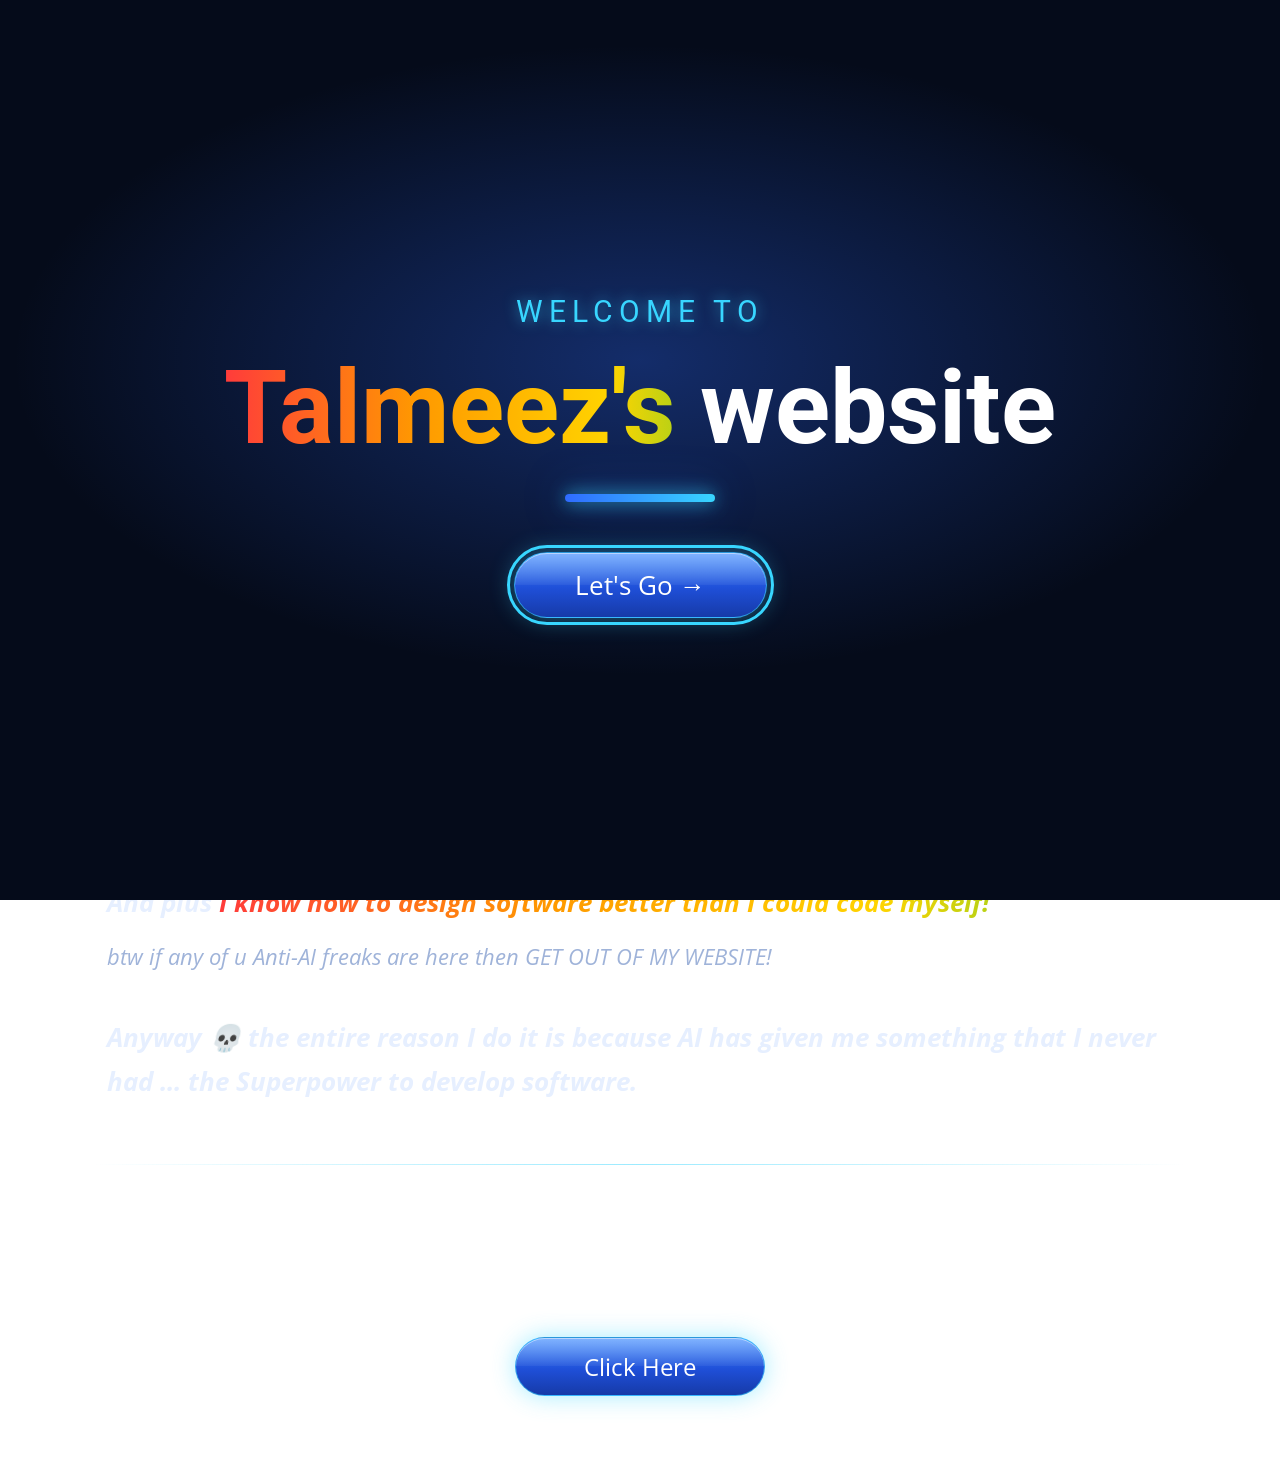
<file: index.html>
<!doctype html>
<html lang="en">
<head>
  <meta charset="utf-8">
  <meta name="viewport" content="width=device-width, initial-scale=1">
  <title>Talmeezs website</title>
  <link rel="preconnect" href="https://fonts.googleapis.com">
  <link href="https://fonts.googleapis.com/css2?family=Open+Sans:ital,wght@0,400;0,700;1,400;1,700&family=Roboto:wght@500;700&family=Noto+Nastaliq+Urdu:wght@500&display=swap" rel="stylesheet">
  <link rel="stylesheet" href="style.css?v=11">
</head>
<body>
  <div class="welcome" id="welcome" role="dialog" aria-label="Welcome">
    <div class="welcome-inner">
      <p class="welcome-kicker" id="welcome-kicker" lang="en">Welcome to</p>
      <h1 class="welcome-title glitch"><span class="welcome-name">Talmeez's</span> website</h1>
      <div class="bar"></div>
      <button class="button welcome-go" id="welcome-go" type="button">Let's Go →</button>
    </div>
  </div>

  <header class="site-header">
    <a class="site-title" href="index.html">Talmeezs website</a>
    <nav>
      <a class="active" href="index.html">Home</a>
      <span class="dot">·</span>
      <a href="projects.html">Projects</a>
      <span class="dot">·</span>
      <a href="anti-ai.html">How I feel about Anti-AI</a>
    </nav>
  </header>

  <div class="home-top">
    <h1 class="rainbow-type glitch" aria-label="I Vibe Code Things"><span class="typed" data-text="I Vibe Code Things" aria-hidden="true">I Vibe Code Things</span><span class="caret" aria-hidden="true"></span></h1>
    <div class="bar"></div>
    <p class="tagline">meaning I use <span class="rainbow">LLMS</span> to code</p>
  </div>

  <main>

    <hr>

    <section>
      <h2 class="glitch">Why Do I Vibecode?</h2>
      <p class="b">Well, I struggle to type manually and I never Really got around to it.</p>
      <p class="b">And plus <span class="rainbow">I know how to design software better than I could code myself!</span></p>
      <p class="small">btw if any of u Anti-AI freaks are here then GET OUT OF MY WEBSITE!</p>
      <p class="b" style="margin-top:40px">Anyway 💀 the entire reason I do it is because AI has given me something that I never had ... the Superpower to develop software.</p>
    </section>

    <hr>

    <section>
      <h3 class="glitch">Read More About me Here</h3>
      <div class="button-wrap">
        <a class="button" href="https://github.com/TerminalDev-1/Profile-README" target="_blank" rel="noopener">Click Here</a>
      </div>
    </section>
  </main>

  <script src="script.js?v=11"></script>
</body>
</html>
</file>
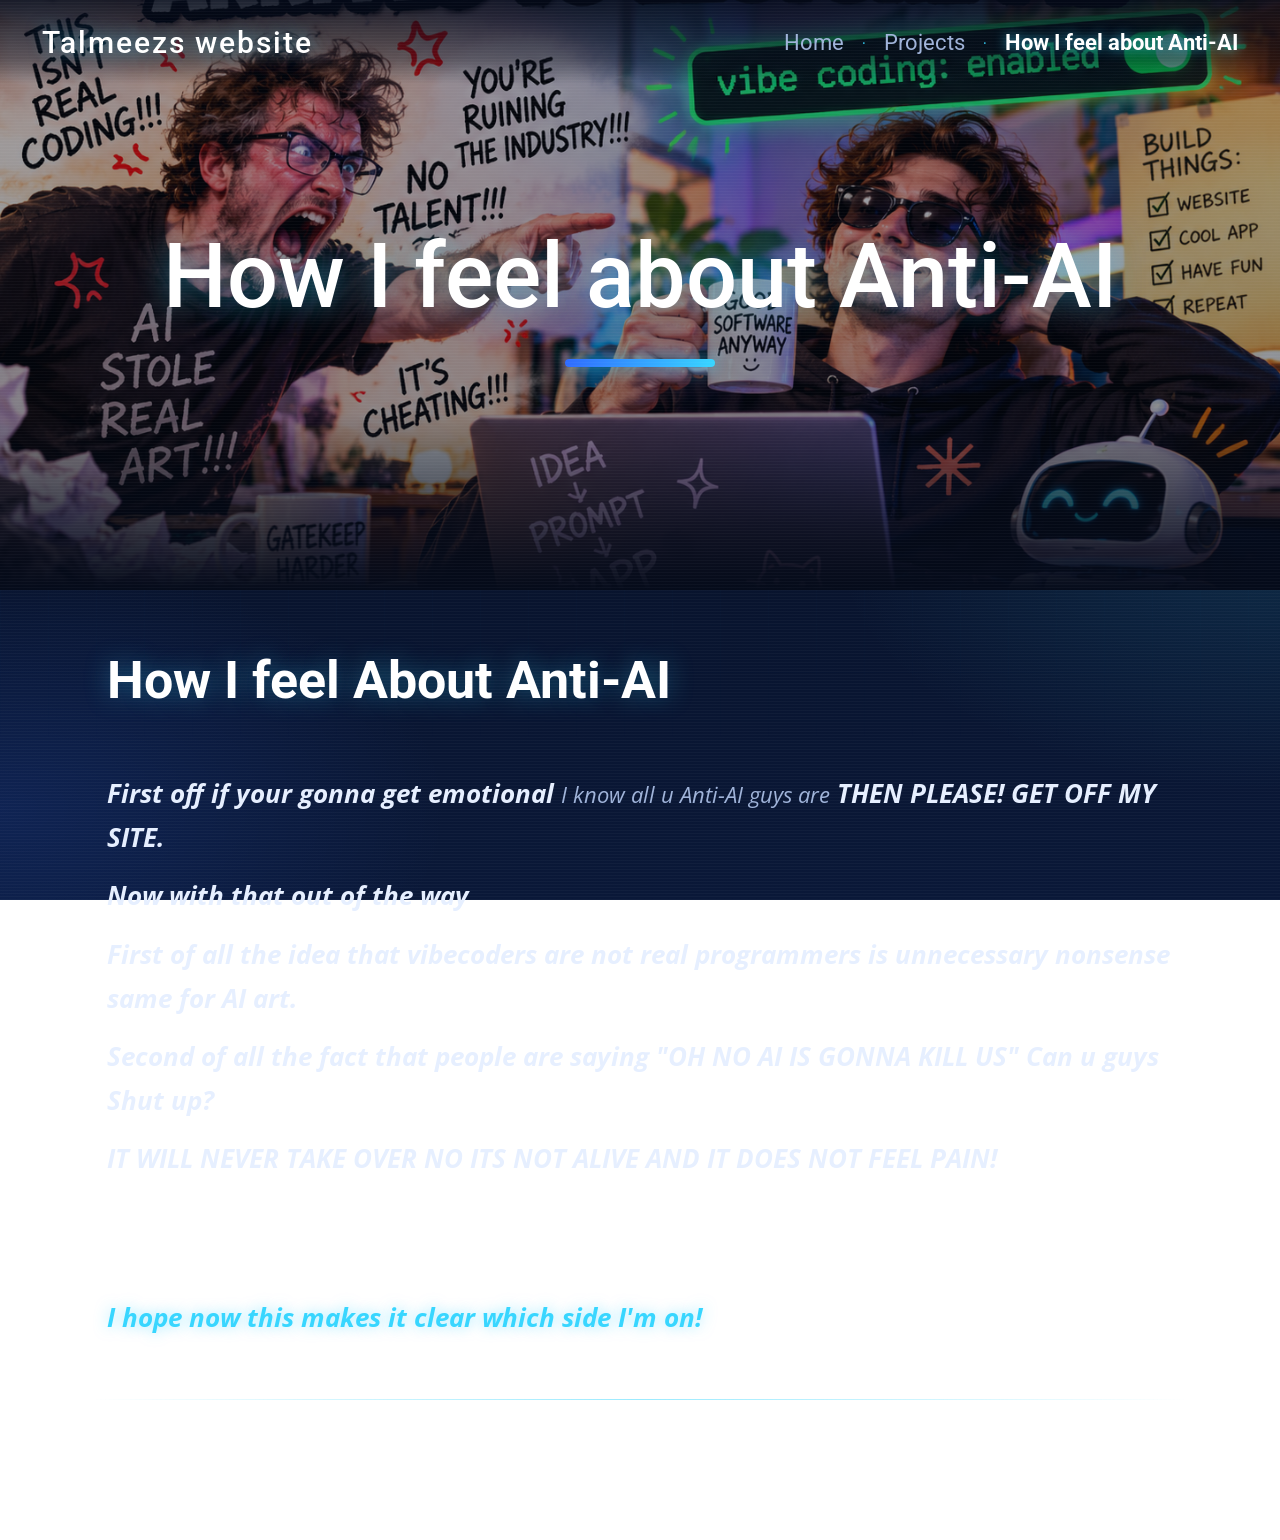
<file: anti-ai.html>
<!doctype html>
<html lang="en">
<head>
  <meta charset="utf-8">
  <meta name="viewport" content="width=device-width, initial-scale=1">
  <title>How I feel about Anti-AI - Talmeezs website</title>
  <link rel="preconnect" href="https://fonts.googleapis.com">
  <link href="https://fonts.googleapis.com/css2?family=Open+Sans:ital,wght@0,400;0,700;1,400;1,700&family=Roboto:wght@500;700&display=swap" rel="stylesheet">
  <link rel="stylesheet" href="style.css?v=11">
</head>
<body>
  <header class="site-header">
    <a class="site-title" href="index.html">Talmeezs website</a>
    <nav>
      <a href="index.html">Home</a>
      <span class="dot">·</span>
      <a href="projects.html">Projects</a>
      <span class="dot">·</span>
      <a class="active" href="anti-ai.html">How I feel about Anti-AI</a>
    </nav>
  </header>

  <div class="hero hero-anti">
    <h1 class="glitch">How I feel about Anti-AI</h1>
    <div class="bar"></div>
  </div>

  <main>
    <section>
      <h2 class="glitch">How I feel About Anti-AI</h2>
      <p class="b">First off if your gonna get emotional <span class="small">I know all u Anti-AI guys are</span> THEN PLEASE! GET OFF MY SITE.</p>
      <p class="b">Now with that out of the way</p>
      <p class="b">First of all the idea that vibecoders are not real programmers is unnecessary nonsense same for AI art.</p>
      <p class="b">Second of all the fact that people are saying "OH NO AI IS GONNA KILL US" Can u guys Shut up?</p>
      <p class="b">IT WILL NEVER TAKE OVER NO ITS NOT ALIVE AND IT DOES NOT FEEL PAIN!</p>
      <div class="spacer"></div>
      <p class="blue">I hope now this makes it clear which side I'm on!</p>
    </section>
    <hr>
  </main>

  <script src="script.js?v=11"></script>
</body>
</html>
</file>
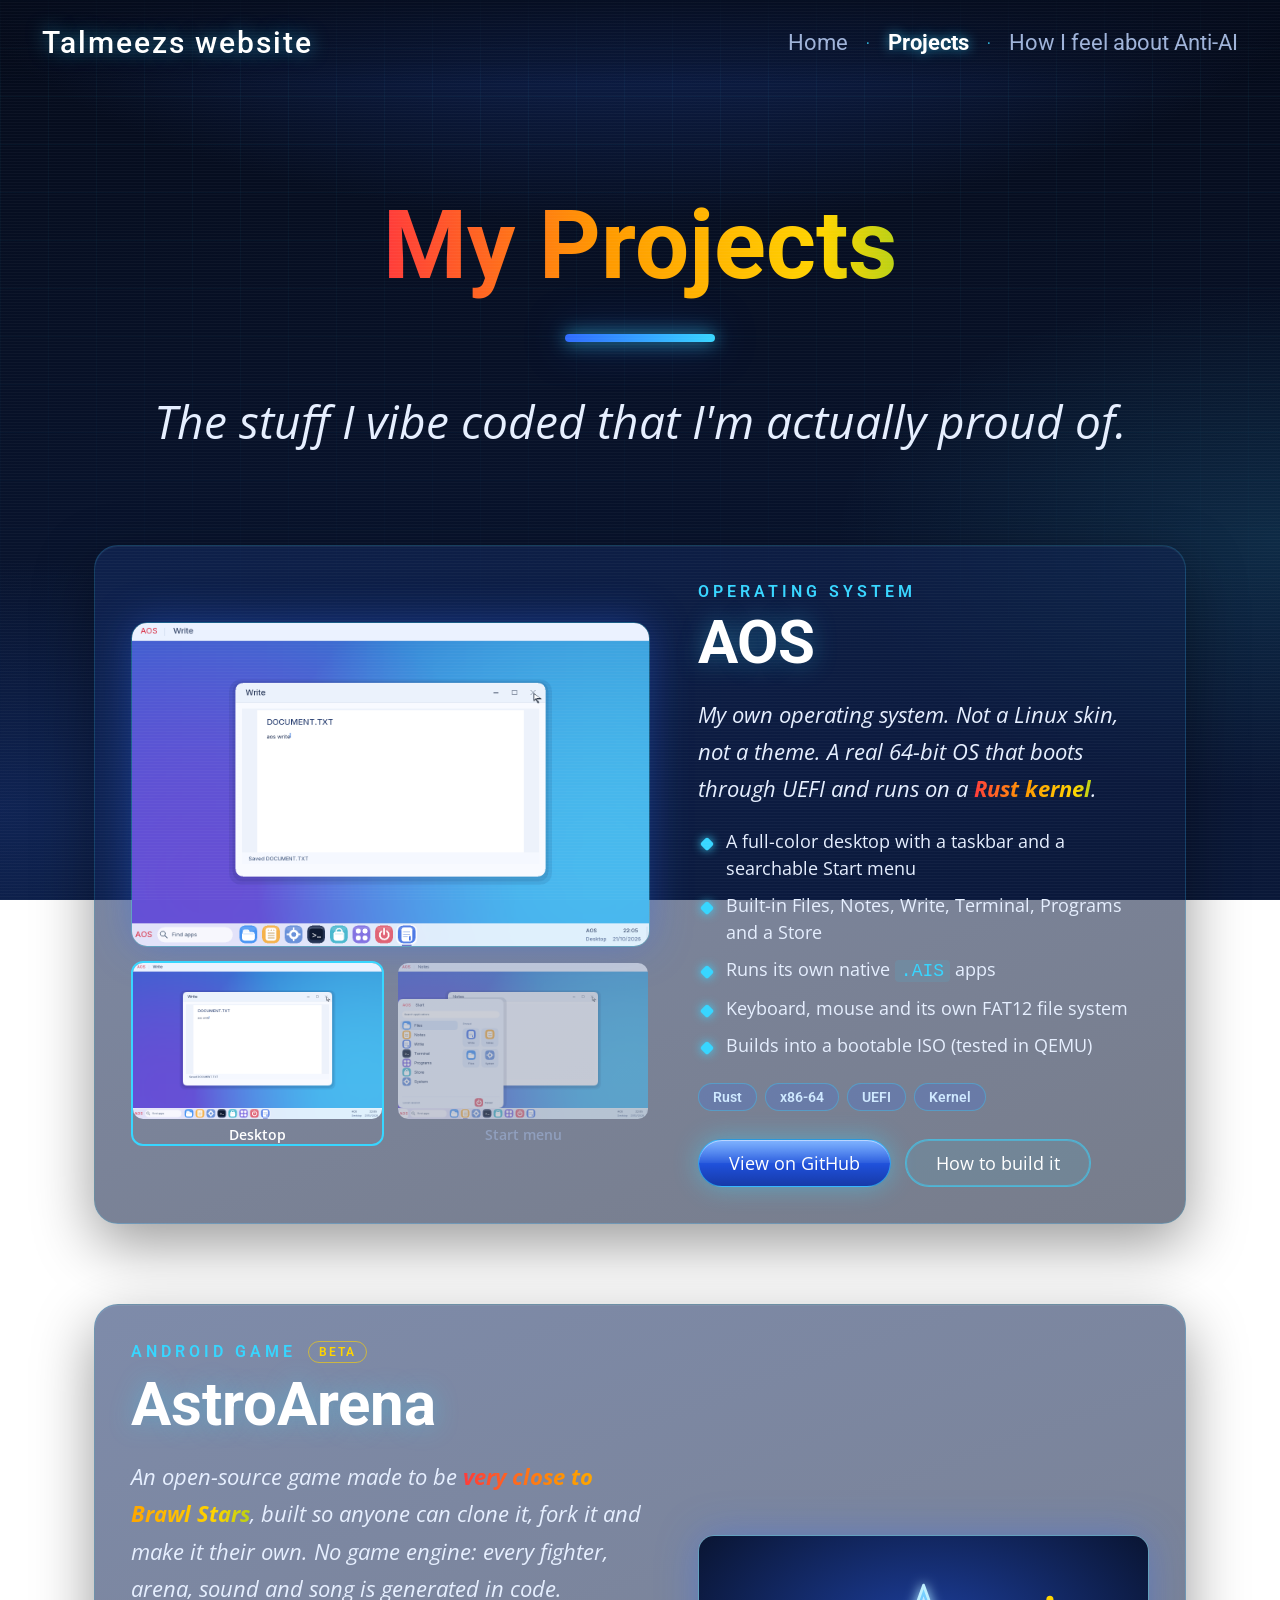
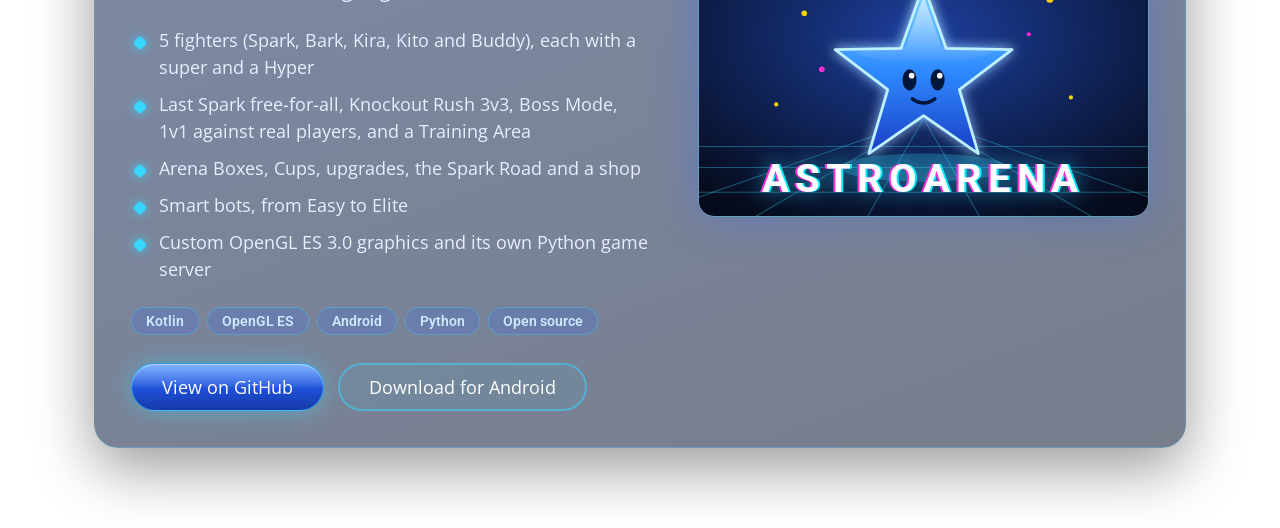
<file: projects.html>
<!doctype html>
<html lang="en">
<head>
  <meta charset="utf-8">
  <meta name="viewport" content="width=device-width, initial-scale=1">
  <title>Projects - Talmeezs website</title>
  <link rel="preconnect" href="https://fonts.googleapis.com">
  <link href="https://fonts.googleapis.com/css2?family=Open+Sans:ital,wght@0,400;0,700;1,400;1,700&family=Roboto:wght@500;700&display=swap" rel="stylesheet">
  <link rel="stylesheet" href="style.css?v=11">
</head>
<body>
  <header class="site-header">
    <a class="site-title" href="index.html">Talmeezs website</a>
    <nav>
      <a href="index.html">Home</a>
      <span class="dot">·</span>
      <a class="active" href="projects.html">Projects</a>
      <span class="dot">·</span>
      <a href="anti-ai.html">How I feel about Anti-AI</a>
    </nav>
  </header>

  <div class="home-top">
    <h1 class="rainbow-title glitch">My Projects</h1>
    <div class="bar"></div>
    <p class="tagline">The stuff I vibe coded that I'm actually proud of.</p>
  </div>

  <main class="projects">

    <!-- AOS -->
    <article class="project">
      <div class="project-media gallery">
        <a class="gallery-main" href="images/projects/aos-desktop.png" target="_blank" rel="noopener">
          <img src="images/projects/aos-desktop.png" alt="The AOS desktop with the Write app open, a taskbar and a Find apps search box" width="1280" height="800">
        </a>
        <div class="gallery-thumbs">
          <button type="button" class="thumb is-active" data-src="images/projects/aos-desktop.png" data-alt="The AOS desktop with the Write app open, a taskbar and a Find apps search box">
            <img src="images/projects/aos-desktop.png" alt="" width="1280" height="800">
            <span>Desktop</span>
          </button>
          <button type="button" class="thumb" data-src="images/projects/aos-start-menu.png" data-alt="The AOS Start menu with search and pinned apps">
            <img src="images/projects/aos-start-menu.png" alt="" width="1280" height="800">
            <span>Start menu</span>
          </button>
        </div>
      </div>

      <div class="project-info">
        <p class="project-kicker">Operating system</p>
        <h2 class="glitch">AOS</h2>
        <p class="project-blurb">My own operating system. Not a Linux skin, not a theme. A real 64-bit OS that boots through UEFI and runs on a <span class="rainbow">Rust kernel</span>.</p>
        <ul class="features">
          <li>A full-color desktop with a taskbar and a searchable Start menu</li>
          <li>Built-in Files, Notes, Write, Terminal, Programs and a Store</li>
          <li>Runs its own native <code>.AIS</code> apps</li>
          <li>Keyboard, mouse and its own FAT12 file system</li>
          <li>Builds into a bootable ISO (tested in QEMU)</li>
        </ul>
        <ul class="tags" aria-label="Built with">
          <li>Rust</li><li>x86-64</li><li>UEFI</li><li>Kernel</li>
        </ul>
        <div class="project-buttons">
          <a class="button" href="https://github.com/TerminalDev-1/AOS" target="_blank" rel="noopener">View on GitHub</a>
          <a class="button button-ghost" href="https://github.com/TerminalDev-1/AOS/blob/HEAD/BUILDING.md" target="_blank" rel="noopener">How to build it</a>
        </div>
      </div>
    </article>

    <!-- AstroArena -->
    <article class="project project-flip">
      <div class="project-media">
        <div class="astro-art" role="img" aria-label="AstroArena artwork: Spark, a glossy blue star, over a glowing arena grid">
          <svg viewBox="0 0 640 400" xmlns="http://www.w3.org/2000/svg" aria-hidden="true">
            <defs>
              <radialGradient id="aa-sky" cx="50%" cy="35%" r="75%">
                <stop offset="0" stop-color="#1d3f9e"/>
                <stop offset="1" stop-color="#050b1a"/>
              </radialGradient>
              <linearGradient id="aa-star" x1="0" y1="0" x2="0" y2="1">
                <stop offset="0" stop-color="#7fd8ff"/>
                <stop offset="0.5" stop-color="#2f8bff"/>
                <stop offset="1" stop-color="#1a3fc4"/>
              </linearGradient>
              <linearGradient id="aa-gloss" x1="0" y1="0" x2="0" y2="1">
                <stop offset="0" stop-color="#fff" stop-opacity="0.85"/>
                <stop offset="1" stop-color="#fff" stop-opacity="0"/>
              </linearGradient>
              <filter id="aa-glow" x="-50%" y="-50%" width="200%" height="200%">
                <feGaussianBlur stdDeviation="8" result="b"/>
                <feMerge><feMergeNode in="b"/><feMergeNode in="SourceGraphic"/></feMerge>
              </filter>
            </defs>
            <rect width="640" height="400" fill="url(#aa-sky)"/>
            <!-- arena floor grid in perspective -->
            <g stroke="#38d6ff" stroke-opacity="0.35" stroke-width="1.5" fill="none">
              <path d="M0 300 H640 M0 330 H640 M0 365 H640 M0 400 H640"/>
              <path d="M320 260 L-80 400 M320 260 L80 400 M320 260 L240 400 M320 260 L400 400 M320 260 L560 400 M320 260 L720 400"/>
            </g>
            <ellipse cx="320" cy="330" rx="120" ry="20" fill="#38d6ff" opacity="0.25"/>
            <!-- Spark: a glossy blue star -->
            <g class="astro-star" filter="url(#aa-glow)">
              <path d="M320 70 L352 160 L446 162 L371 219 L398 310 L320 256 L242 310 L269 219 L194 162 L288 160 Z"
                    fill="url(#aa-star)" stroke="#bff0ff" stroke-width="4" stroke-linejoin="round"/>
              <path d="M320 86 L346 158 L420 166 L360 184 Q320 172 280 184 L220 166 L294 158 Z" fill="url(#aa-gloss)" opacity="0.7"/>
              <ellipse cx="300" cy="205" rx="10" ry="15" fill="#06123a"/>
              <ellipse cx="340" cy="205" rx="10" ry="15" fill="#06123a"/>
              <circle cx="303" cy="199" r="4" fill="#fff"/>
              <circle cx="343" cy="199" r="4" fill="#fff"/>
              <path d="M304 232 Q320 244 336 232" stroke="#06123a" stroke-width="5" fill="none" stroke-linecap="round"/>
            </g>
            <!-- sparks -->
            <g fill="#ffd400">
              <circle cx="150" cy="110" r="4"/><circle cx="500" cy="90" r="5"/><circle cx="530" cy="230" r="3"/><circle cx="110" cy="240" r="3"/>
            </g>
            <g fill="#ff2bd6"><circle cx="470" cy="140" r="3"/><circle cx="175" cy="190" r="4"/></g>
          </svg>
          <span class="astro-art-label">ASTROARENA</span>
        </div>
      </div>

      <div class="project-info">
        <p class="project-kicker">Android game <span class="badge">Beta</span></p>
        <h2 class="glitch">AstroArena</h2>
        <p class="project-blurb">An open-source game made to be <span class="rainbow">very close to Brawl Stars</span>, built so anyone can clone it, fork it and make it their own. No game engine: every fighter, arena, sound and song is generated in code.</p>
        <ul class="features">
          <li>5 fighters (Spark, Bark, Kira, Kito and Buddy), each with a super and a Hyper</li>
          <li>Last Spark free-for-all, Knockout Rush 3v3, Boss Mode, 1v1 against real players, and a Training Area</li>
          <li>Arena Boxes, Cups, upgrades, the Spark Road and a shop</li>
          <li>Smart bots, from Easy to Elite</li>
          <li>Custom OpenGL ES 3.0 graphics and its own Python game server</li>
        </ul>
        <ul class="tags" aria-label="Built with">
          <li>Kotlin</li><li>OpenGL ES</li><li>Android</li><li>Python</li><li>Open source</li>
        </ul>
        <div class="project-buttons">
          <a class="button" href="https://github.com/TerminalDev-1/AstroArena" target="_blank" rel="noopener">View on GitHub</a>
          <a class="button button-ghost" href="https://github.com/TerminalDev-1/AstroArena/releases" target="_blank" rel="noopener">Download for Android</a>
        </div>
      </div>
    </article>

  </main>

  <script src="script.js?v=11"></script>
</body>
</html>
</file>
<file: style.css>
* { box-sizing: border-box; margin: 0; padding: 0; }

/* Dark glossy cyber-blue theme */
:root {
  --bg: #050b1a;
  --bg-2: #0a1838;
  --text: #e6efff;
  --muted: #9fb3d9;
  --accent: #38d6ff;
  --accent-2: #2f6bff;
  --line: rgba(56, 214, 255, 0.18);
  --glass: rgba(10, 24, 56, 0.55);
  --rainbow: linear-gradient(90deg, #ff3b3b, #ff9900, #ffd400, #2ecc40, #1e90ff, #8a2be2, #ff3bd4, #ff3b3b);
}

html { scroll-behavior: smooth; }

body {
  min-height: 100vh;
  color: var(--text);
  font-family: "Open Sans", sans-serif;
  background:
    radial-gradient(ellipse 80% 50% at 50% -10%, rgba(47, 107, 255, 0.35), transparent 70%),
    radial-gradient(ellipse 50% 40% at 100% 60%, rgba(56, 214, 255, 0.12), transparent 70%),
    radial-gradient(ellipse 50% 40% at 0% 90%, rgba(47, 107, 255, 0.15), transparent 70%),
    linear-gradient(180deg, var(--bg) 0%, var(--bg-2) 100%);
  background-attachment: fixed;
}

/* Faint cyber grid over the whole page */
body::before {
  content: "";
  position: fixed;
  inset: 0;
  z-index: -1;
  pointer-events: none;
  background-image:
    linear-gradient(rgba(56, 214, 255, 0.05) 1px, transparent 1px),
    linear-gradient(90deg, rgba(56, 214, 255, 0.05) 1px, transparent 1px);
  background-size: 48px 48px;
  mask-image: linear-gradient(180deg, #000 0%, transparent 85%);
  -webkit-mask-image: linear-gradient(180deg, #000 0%, transparent 85%);
}

/* Header */
.site-header {
  position: fixed;
  top: 0; left: 0; right: 0;
  z-index: 10;
  display: flex;
  align-items: center;
  justify-content: space-between;
  padding: 0 42px;
  height: 84px;
  /* soft dark fade so the header stays readable over busy hero images */
  background: linear-gradient(180deg, rgba(5, 11, 26, 0.85) 0%, rgba(5, 11, 26, 0.4) 70%, transparent 100%);
  transition: background 0.25s, box-shadow 0.25s;
}
.site-header.scrolled {
  background: var(--glass);
  backdrop-filter: blur(14px);
  -webkit-backdrop-filter: blur(14px);
  box-shadow: 0 1px 0 var(--line), 0 8px 30px rgba(0, 0, 0, 0.35);
}
.site-title {
  font-family: "Roboto", sans-serif;
  font-size: 30px;
  font-weight: 500;
  letter-spacing: 2px;
  color: #fff;
  text-decoration: none;
  text-shadow: 0 0 18px rgba(56, 214, 255, 0.55);
}

nav { display: flex; align-items: center; gap: 18px; }
nav a {
  font-family: "Roboto", sans-serif;
  font-size: 22px;
  color: var(--muted);
  text-decoration: none;
  transition: color 0.2s, text-shadow 0.2s;
}
nav a:hover { color: #fff; }
nav a.active { font-weight: 700; color: #fff; text-shadow: 0 0 12px rgba(56, 214, 255, 0.7); }
nav .dot { color: var(--accent); font-size: 14px; }

/* Glowing accent bar */
.bar {
  width: 150px;
  height: 8px;
  border-radius: 8px;
  background: linear-gradient(90deg, var(--accent-2), var(--accent));
  box-shadow: 0 0 18px rgba(56, 214, 255, 0.8), 0 0 40px rgba(47, 107, 255, 0.5);
}

/* Hero (Anti-AI page) */
.hero {
  height: 590px;
  display: flex;
  flex-direction: column;
  align-items: center;
  justify-content: center;
  background-size: cover;
  background-position: center;
  position: relative;
  text-align: center;
  padding: 0 16px;
}
.hero::before {
  content: "";
  position: absolute; inset: 0;
  background: linear-gradient(180deg, rgba(5, 11, 26, 0.35) 0%, rgba(5, 11, 26, 0.45) 70%, var(--bg) 100%);
}
.hero h1 {
  position: relative;
  font-family: "Roboto", sans-serif;
  font-weight: 500;
  font-size: clamp(44px, 7vw, 92px);
  color: #fff;
  text-shadow: 0 0 30px rgba(56, 214, 255, 0.5);
}
.hero .bar { position: relative; margin-top: 30px; }
.hero-anti { background-image: url("images/anti-ai-hero.png"); }

/* Home top: "I Vibe Code Things" */
.home-top {
  display: flex;
  flex-direction: column;
  align-items: center;
  text-align: center;
  padding: 190px 16px 40px;
}
.home-top .bar { margin: 34px 0 40px; }

.rainbow-type {
  font-family: "Roboto", sans-serif;
  font-weight: 700;
  font-size: clamp(28px, 8.5vw, 96px);
  line-height: 1.15;
  min-height: 1.2em;
}
.rainbow-type .typed,
.rainbow {
  background: var(--rainbow);
  background-size: 300% 100%;
  -webkit-background-clip: text;
  background-clip: text;
  color: transparent;
  animation: shimmer 4s linear infinite;
}
.rainbow-type .caret {
  display: inline-block;
  width: 5px;
  height: 0.9em;
  margin-left: 8px;
  vertical-align: -0.08em;
  background: var(--accent);
  box-shadow: 0 0 12px var(--accent);
  animation: blink 0.8s steps(1) infinite;
}
.tagline {
  font-size: clamp(26px, 3.6vw, 46px);
  font-style: italic;
  color: var(--text);
}
.tagline .rainbow { font-weight: 800; font-style: normal; }

@keyframes shimmer { to { background-position: 300% 0; } }
@keyframes blink { 50% { opacity: 0; } }

/* Content */
main {
  max-width: 1730px;
  margin: 0 auto;
  padding: 60px 94px 80px;
}
section { padding: 0 13px; }
hr {
  border: none;
  height: 1px;
  background: linear-gradient(90deg, transparent, var(--accent), transparent);
  opacity: 0.5;
  margin: 60px 0;
}

h2 {
  font-family: "Roboto", sans-serif;
  font-weight: 700;
  font-size: 52px;
  margin-bottom: 60px;
  color: #fff;
  text-shadow: 0 0 24px rgba(56, 214, 255, 0.35);
}
h3 {
  font-family: "Roboto", sans-serif;
  font-weight: 700;
  font-size: 36px;
  margin-bottom: 70px;
  color: #fff;
}
p {
  font-style: italic;
  font-size: 26px;
  line-height: 1.7;
  margin-bottom: 14px;
}
.b { font-weight: 700; }
.small { font-size: 22px; font-weight: 400; color: var(--muted); }
.orange { color: #ffa63d; font-weight: 700; text-shadow: 0 0 14px rgba(255, 153, 0, 0.35); }
.blue { color: var(--accent); font-weight: 700; text-shadow: 0 0 14px rgba(56, 214, 255, 0.5); }

.spacer { height: 100px; }

/* Glossy buttons */
.button-wrap { text-align: center; }
.button {
  position: relative;
  display: inline-block;
  overflow: hidden;
  color: #fff;
  text-decoration: none;
  font-size: 24px;
  padding: 12px 68px;
  border-radius: 999px;
  border: 1px solid rgba(56, 214, 255, 0.6);
  background: linear-gradient(180deg, #3d8bff 0%, #1f4fd8 55%, #163aa8 100%);
  box-shadow: 0 0 24px rgba(56, 214, 255, 0.45), inset 0 1px 0 rgba(255, 255, 255, 0.45);
  transition: transform 0.2s, box-shadow 0.2s;
}
.button::after {
  /* glossy shine on the top half */
  content: "";
  position: absolute;
  left: 0; right: 0; top: 0;
  height: 50%;
  background: linear-gradient(180deg, rgba(255, 255, 255, 0.35), rgba(255, 255, 255, 0.05));
  pointer-events: none;
}
.button:hover {
  transform: translateY(-2px);
  box-shadow: 0 0 36px rgba(56, 214, 255, 0.75), inset 0 1px 0 rgba(255, 255, 255, 0.5);
}

/* ---------- Projects page ---------- */
.rainbow-title {
  font-family: "Roboto", sans-serif;
  font-weight: 700;
  font-size: clamp(40px, 8vw, 96px);
  line-height: 1.15;
  background: var(--rainbow);
  background-size: 300% 100%;
  -webkit-background-clip: text;
  background-clip: text;
  color: transparent;
  animation: shimmer 4s linear infinite;
}
.projects { display: flex; flex-direction: column; gap: 80px; padding-top: 30px; }
.project {
  display: grid;
  grid-template-columns: 1.15fr 1fr;
  gap: 48px;
  align-items: center;
  padding: 36px;
  border-radius: 24px;
  border: 1px solid var(--line);
  background: linear-gradient(160deg, rgba(20, 44, 100, 0.55), rgba(8, 18, 44, 0.55));
  box-shadow: 0 20px 60px rgba(0, 0, 0, 0.4), inset 0 1px 0 rgba(255, 255, 255, 0.06);
}
.project-flip .project-media { order: 2; }
.project-media img,
.astro-art {
  display: block;
  width: 100%;
  height: auto;
  border-radius: 16px;
  border: 1px solid rgba(56, 214, 255, 0.35);
  box-shadow: 0 0 40px rgba(47, 107, 255, 0.35);
}
.gallery-main { display: block; }
.gallery-thumbs { display: flex; gap: 12px; margin-top: 14px; }
.thumb {
  flex: 1;
  padding: 0;
  border: 2px solid transparent;
  border-radius: 12px;
  background: none;
  cursor: pointer;
  color: var(--muted);
  font: 600 14px "Open Sans", sans-serif;
  text-align: center;
  opacity: 0.6;
  transition: opacity 0.2s, border-color 0.2s;
}
.thumb img { border-radius: 10px; box-shadow: none; border: none; margin-bottom: 6px; }
.thumb:hover { opacity: 0.9; }
.thumb.is-active { opacity: 1; border-color: var(--accent); color: #fff; }
.thumb:focus-visible { outline: 3px solid var(--accent); outline-offset: 3px; }

.astro-art { position: relative; overflow: hidden; }
.astro-art svg { display: block; width: 100%; height: auto; }
.astro-star { transform-origin: 320px 200px; animation: bob 3s ease-in-out infinite; }
@keyframes bob { 50% { transform: translateY(-10px) rotate(-4deg); } }
.astro-art-label {
  position: absolute;
  left: 0; right: 0; bottom: 14px;
  text-align: center;
  font: 700 clamp(22px, 3.4vw, 40px) "Roboto", sans-serif;
  letter-spacing: 6px;
  color: #fff;
  text-shadow: -2px 0 #ff2bd6, 2px 0 #00f0ff, 0 0 20px rgba(56, 214, 255, 0.8);
}

.project-kicker {
  display: flex;
  align-items: center;
  gap: 12px;
  font: normal 600 16px "Roboto", sans-serif;
  letter-spacing: 4px;
  text-transform: uppercase;
  color: var(--accent);
  margin-bottom: 6px;
}
.badge {
  font-size: 12px;
  letter-spacing: 2px;
  padding: 3px 10px;
  border-radius: 999px;
  color: #ffd400;
  border: 1px solid rgba(255, 212, 0, 0.6);
}
.project h2 { margin-bottom: 18px; font-size: clamp(36px, 5vw, 60px); }
.project-blurb { font-size: 22px; margin-bottom: 20px; }
.project-blurb .rainbow { font-weight: 700; }
.features { list-style: none; margin-bottom: 24px; }
.features li {
  position: relative;
  padding-left: 28px;
  margin-bottom: 10px;
  font-size: 18px;
  line-height: 1.5;
  color: var(--text);
}
.features li::before {
  content: "";
  position: absolute;
  left: 4px; top: 0.6em;
  width: 10px; height: 10px;
  border-radius: 2px;
  transform: rotate(45deg);
  background: var(--accent);
  box-shadow: 0 0 10px var(--accent);
}
.features code {
  font-family: Consolas, "Courier New", monospace;
  color: var(--accent);
  background: rgba(56, 214, 255, 0.1);
  padding: 1px 6px;
  border-radius: 4px;
}
.tags { list-style: none; display: flex; flex-wrap: wrap; gap: 8px; margin-bottom: 28px; }
.tags li {
  font: 600 14px "Roboto", sans-serif;
  padding: 5px 14px;
  border-radius: 999px;
  color: #cfe9ff;
  background: rgba(47, 107, 255, 0.2);
  border: 1px solid rgba(56, 214, 255, 0.35);
}
.project-buttons { display: flex; flex-wrap: wrap; gap: 14px; }
.project-buttons .button { font-size: 18px; padding: 11px 30px; }
.button-ghost {
  background: rgba(56, 214, 255, 0.08);
  box-shadow: inset 0 0 0 1px rgba(56, 214, 255, 0.5);
}
.button-ghost::after { display: none; }

@media (max-width: 1024px) {
  .project { grid-template-columns: 1fr; gap: 28px; padding: 24px; }
  .project-flip .project-media { order: 0; }
}
@media (max-width: 600px) {
  .projects { gap: 40px; }
  .project { padding: 16px; border-radius: 18px; }
  .project-blurb { font-size: 18px; }
  .features li { font-size: 16px; }
  .project-buttons .button { flex: 1 1 100%; text-align: center; }
  .project-kicker { font-size: 14px; letter-spacing: 3px; }
}
@media (prefers-reduced-motion: reduce) {
  .rainbow-title, .astro-star { animation: none; }
}

/* ---------- Glitch effects ---------- */

/* Faint CRT scanlines over everything */
body::after {
  content: "";
  position: fixed;
  inset: 0;
  z-index: 60;
  pointer-events: none;
  background: repeating-linear-gradient(0deg, rgba(255, 255, 255, 0.03) 0 1px, transparent 1px 3px);
}

/* Headings: every few seconds, cyan/magenta copies split and jitter */
.glitch { position: relative; }
.glitch::before,
.glitch::after {
  content: attr(data-glitch);
  content: attr(data-glitch) / "";
  position: absolute;
  top: 0; left: 0;
  width: 100%;
  height: 100%;
  opacity: 0;
  pointer-events: none;
  text-shadow: none;
  -webkit-text-fill-color: currentColor;
}
.glitch::before {
  color: #ff2bd6;
  animation: glitch-a 4.5s steps(1) infinite;
  animation-delay: var(--gd, 0s);
}
.glitch::after {
  color: #00f0ff;
  animation: glitch-b 4.5s steps(1) infinite;
  animation-delay: var(--gd, 0s);
}
@keyframes glitch-a {
  0%, 86%, 100% { opacity: 0; transform: none; clip-path: inset(0 0 0 0); }
  87% { opacity: 0.9; transform: translate(-5px, -1px); clip-path: inset(8% 0 62% 0); }
  89% { opacity: 0.9; transform: translate(4px, 1px); clip-path: inset(55% 0 18% 0); }
  91% { opacity: 0.9; transform: translate(-3px, 0); clip-path: inset(30% 0 42% 0); }
  93% { opacity: 0.9; transform: translate(6px, -1px); clip-path: inset(76% 0 4% 0); }
  95% { opacity: 0; }
}
@keyframes glitch-b {
  0%, 87%, 100% { opacity: 0; transform: none; clip-path: inset(0 0 0 0); }
  88% { opacity: 0.9; transform: translate(5px, 1px); clip-path: inset(40% 0 35% 0); }
  90% { opacity: 0.9; transform: translate(-4px, -1px); clip-path: inset(4% 0 75% 0); }
  92% { opacity: 0.9; transform: translate(3px, 1px); clip-path: inset(65% 0 10% 0); }
  94% { opacity: 0.9; transform: translate(-6px, 0); clip-path: inset(20% 0 55% 0); }
  96% { opacity: 0; }
}

/* Occasional whole-screen glitch flicker (triggered from script.js) */
.screen-glitch {
  position: fixed;
  inset: 0;
  z-index: 55;
  pointer-events: none;
  display: none;
}
.screen-glitch.on { display: block; }
.screen-glitch span {
  position: absolute;
  left: 0; right: 0;
  background: linear-gradient(90deg, rgba(0, 240, 255, 0.18), rgba(255, 43, 214, 0.18));
  mix-blend-mode: screen;
  animation: bar-jitter 0.12s steps(2) infinite;
}
@keyframes bar-jitter {
  0% { transform: translateX(-12px); }
  50% { transform: translateX(14px); }
}
.screen-glitching main,
.screen-glitching .home-top,
.screen-glitching .hero {
  animation: screen-shake 0.3s steps(3) 1;
}
@keyframes screen-shake {
  0% { transform: translateX(0); filter: none; }
  33% { transform: translateX(-4px); filter: hue-rotate(60deg) saturate(1.6); }
  66% { transform: translateX(5px); filter: hue-rotate(-40deg); }
  100% { transform: none; filter: none; }
}

/* ---------- Welcome screen ---------- */
.welcome {
  position: fixed;
  inset: 0;
  z-index: 100;
  display: flex;
  align-items: center;
  justify-content: center;
  text-align: center;
  padding: 0 16px;
  background:
    radial-gradient(ellipse 70% 50% at 50% 40%, rgba(47, 107, 255, 0.35), transparent 70%),
    var(--bg);
  overflow: hidden;
}
.welcome-inner { position: relative; z-index: 2; }

/* Warp streaks are drawn on this canvas when "Let's Go" is pressed */
.warp-canvas {
  position: absolute;
  inset: 0;
  width: 100%;
  height: 100%;
  z-index: 1;
  pointer-events: none;
}

/* "Let's Go": warp + glitch at the same time */
.welcome.warping { animation: warp-out 1s ease-in forwards; }
.welcome.warping .welcome-inner { animation: warp-glitch 1s steps(14) forwards; }
.welcome.warping .welcome-title {
  text-shadow: -6px 0 #ff2bd6, 6px 0 #00f0ff;
}
.welcome.warping::after {
  /* bright flash in the center as we hit warp speed */
  content: "";
  position: absolute;
  inset: 0;
  z-index: 3;
  pointer-events: none;
  background: radial-gradient(circle at 50% 50%, rgba(220, 250, 255, 0.95), rgba(56, 214, 255, 0.4) 25%, transparent 60%);
  opacity: 0;
  animation: warp-flash 1s ease-in forwards;
}
@keyframes warp-out {
  0%, 75% { opacity: 1; }
  100% { opacity: 0; }
}
@keyframes warp-glitch {
  0%   { transform: none; clip-path: inset(0 0 0 0); filter: none; }
  8%   { transform: translate(-8px, 2px) skewX(8deg); clip-path: inset(0 0 45% 0); }
  15%  { transform: translate(10px, -2px) skewX(-10deg) scale(1.05); clip-path: inset(30% 0 0 0); filter: hue-rotate(90deg); }
  22%  { transform: translate(-6px, 0) scale(1.1); clip-path: inset(10% 0 20% 0); }
  30%  { transform: translate(12px, 3px) skewX(14deg) scale(1.2); clip-path: inset(55% 0 5% 0); filter: hue-rotate(-60deg) saturate(2); }
  40%  { transform: translate(-10px, -3px) scale(1.4); clip-path: inset(0 0 60% 0); }
  50%  { transform: translate(8px, 0) skewX(-12deg) scale(1.7); clip-path: inset(20% 0 30% 0); filter: blur(1px); }
  65%  { transform: scale(2.4); clip-path: inset(0 0 0 0); filter: blur(3px) brightness(1.6); opacity: 0.8; }
  80%  { transform: scale(3.5); filter: blur(6px) brightness(2); opacity: 0.3; }
  100% { transform: scale(5); filter: blur(10px); opacity: 0; }
}
@keyframes warp-flash {
  0%, 55% { opacity: 0; }
  75% { opacity: 1; }
  100% { opacity: 0; }
}

/* The page punches in out of the warp */
.arriving .home-top,
.arriving main {
  animation: arrive 0.8s cubic-bezier(0.2, 0.8, 0.2, 1) both;
}
@keyframes arrive {
  0%   { opacity: 0; transform: scale(1.15); filter: blur(10px) brightness(1.8); }
  30%  { opacity: 1; transform: scale(1.04) translateX(-6px); filter: blur(2px) hue-rotate(60deg); }
  45%  { transform: scale(1.02) translateX(5px); filter: hue-rotate(-40deg); }
  100% { opacity: 1; transform: none; filter: none; }
}
.welcome-kicker {
  font-family: "Roboto", sans-serif;
  font-style: normal;
  font-size: clamp(20px, 3vw, 30px);
  letter-spacing: 6px;
  text-transform: uppercase;
  color: var(--accent);
  text-shadow: 0 0 14px rgba(56, 214, 255, 0.6);
  margin-bottom: 10px;
  animation: rise 0.8s ease both;
  /* fixed height so switching languages never makes the page jump */
  height: 2em;
  display: flex;
  align-items: center;
  justify-content: center;
  white-space: nowrap;
}
/* Urdu uses its own script: joined letters, so no letter spacing */
.welcome-kicker:lang(ur) {
  font-family: "Noto Nastaliq Urdu", serif;
  font-size: clamp(24px, 3.6vw, 38px);
  letter-spacing: 0;
  line-height: 1;
}
/* Quick RGB-split while the text is morphing */
.welcome-kicker.morphing {
  text-shadow: -3px 0 #ff2bd6, 3px 0 #00f0ff, 0 0 14px rgba(56, 214, 255, 0.6);
}
.welcome-title {
  font-family: "Roboto", sans-serif;
  font-weight: 700;
  font-size: clamp(44px, 8vw, 104px);
  line-height: 1.1;
  color: #fff;
  animation: rise 0.8s 0.15s ease both;
}
.welcome-name {
  background: var(--rainbow);
  background-size: 300% 100%;
  -webkit-background-clip: text;
  background-clip: text;
  color: transparent;
  animation: shimmer 4s linear infinite;
}
.welcome .bar {
  margin: 30px auto 50px;
  animation: rise 0.8s 0.3s ease both;
}
.welcome-go {
  cursor: pointer;
  font-family: "Open Sans", sans-serif;
  font-size: 26px;
  padding: 14px 60px;
  animation: rise 0.8s 0.45s ease both;
}
.welcome-go:hover { transform: scale(1.06); }
.welcome-go:focus-visible { outline: 3px solid var(--accent); outline-offset: 4px; }
@keyframes rise { from { opacity: 0; transform: translateY(24px); } }

@media (prefers-reduced-motion: reduce) {
  .rainbow-type .typed, .rainbow-type .caret, .rainbow, .welcome-name { animation: none; }
  .welcome, .welcome *, .welcome::after { animation: none !important; transition: opacity 0.3s !important; }
  .welcome.warping { opacity: 0; }
  .glitch::before, .glitch::after { display: none; }
  .arriving .home-top, .arriving main { animation: none; }
}

/* Tablets */
@media (max-width: 1024px) {
  .site-header { padding: 0 28px; height: 72px; }
  .site-title { font-size: 24px; letter-spacing: 1.5px; }
  nav { gap: 12px; }
  nav a { font-size: 18px; }
  .hero { height: 460px; }
  .home-top { padding-top: 150px; }
  main { padding: 50px 40px 70px; }
  section { padding: 0; }
  h2 { font-size: 42px; margin-bottom: 40px; }
  h3 { font-size: 30px; margin-bottom: 40px; }
  p { font-size: 22px; }
  .small { font-size: 19px; }
  .spacer { height: 60px; }
}

/* Phones */
@media (max-width: 600px) {
  .site-header {
    flex-direction: column;
    justify-content: center;
    gap: 4px;
    height: auto;
    padding: 10px 16px;
    background: var(--glass);
    backdrop-filter: blur(14px);
    -webkit-backdrop-filter: blur(14px);
    box-shadow: 0 1px 0 var(--line);
  }
  .site-title { font-size: 20px; letter-spacing: 1px; }
  nav { gap: 10px; }
  nav a { font-size: 15px; }
  .hero { height: 360px; padding-top: 70px; }
  .home-top { padding: 130px 16px 30px; }
  .home-top .bar { margin: 24px 0 28px; }
  main { padding: 30px 16px 60px; }
  hr { margin: 40px 0; }
  h2 { font-size: 32px; margin-bottom: 24px; }
  h3 { font-size: 24px; margin-bottom: 28px; }
  p { font-size: 18px; }
  .small { font-size: 16px; }
  .spacer { height: 30px; }
  .button { font-size: 20px; padding: 12px 48px; }
  .welcome-go { font-size: 22px; padding: 12px 44px; }
  .welcome .bar { margin: 24px auto 36px; }
  .welcome-kicker { letter-spacing: 4px; }
}
</file>
